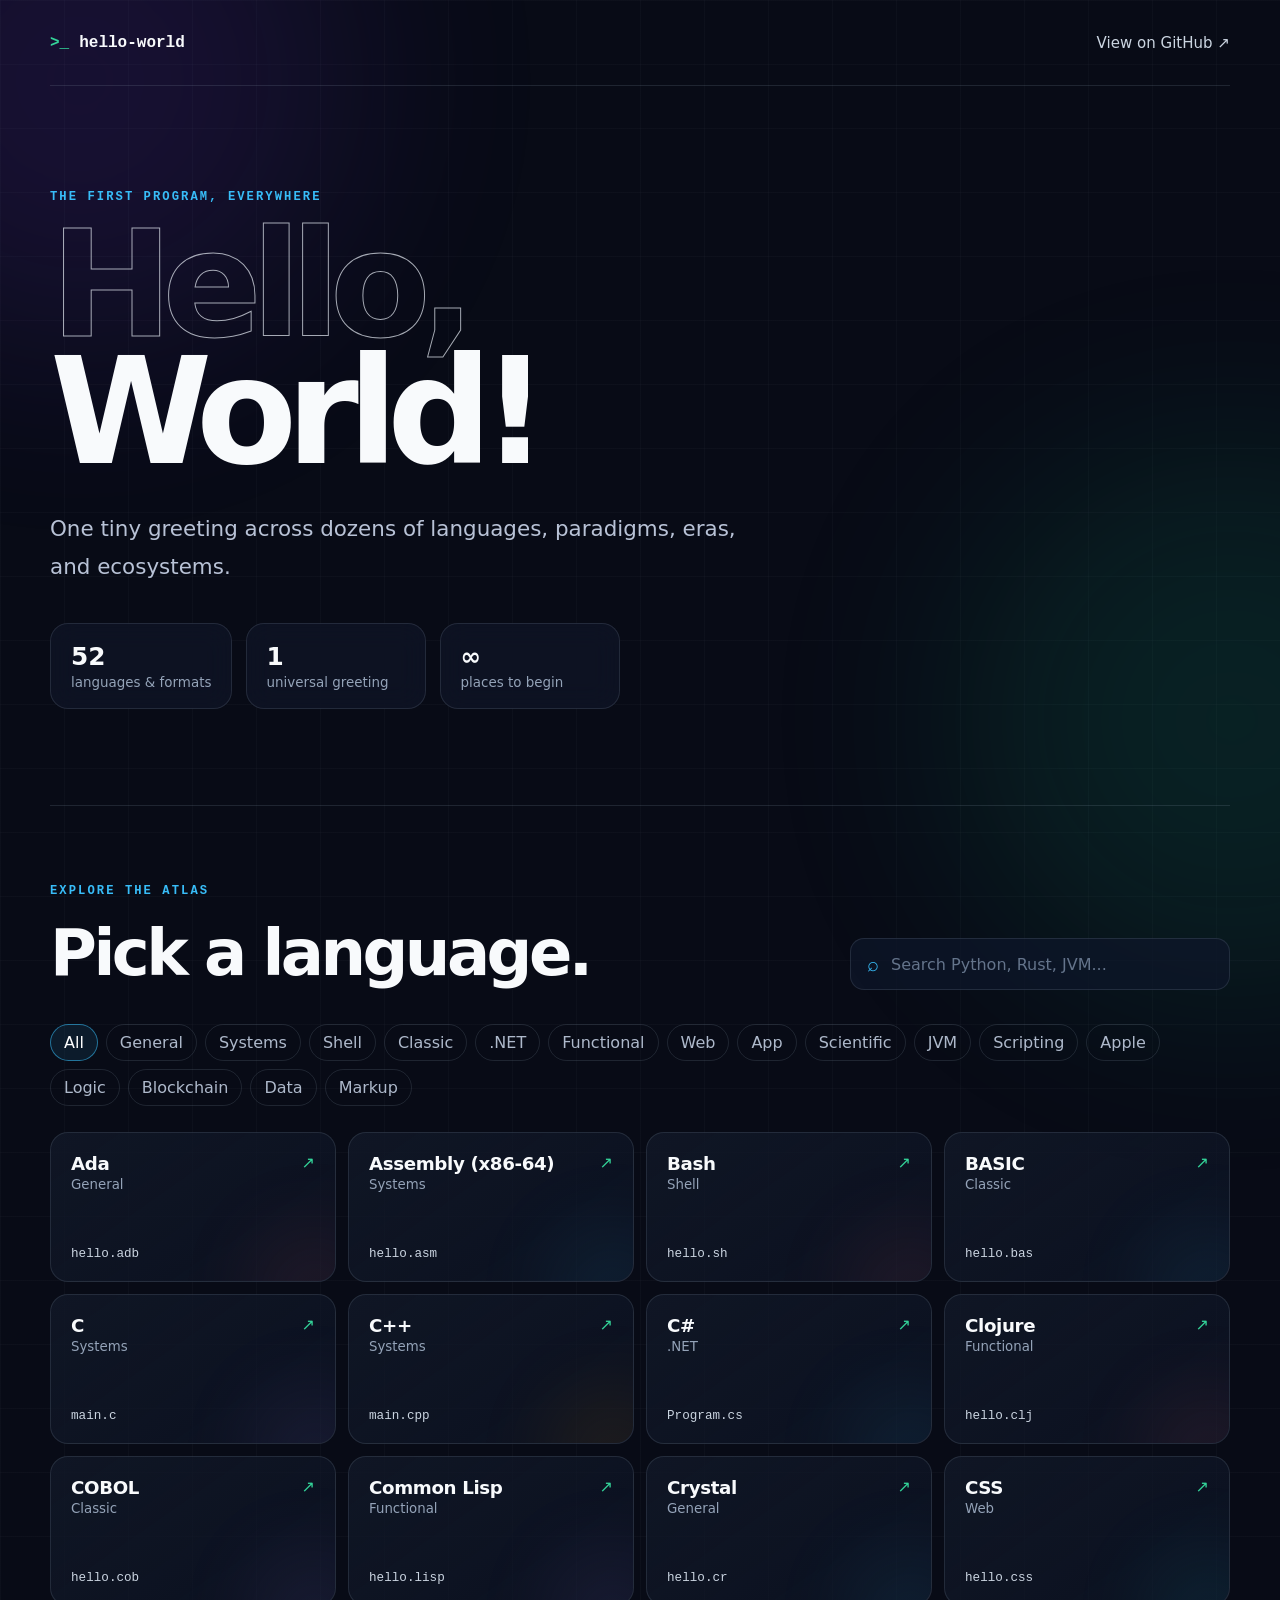
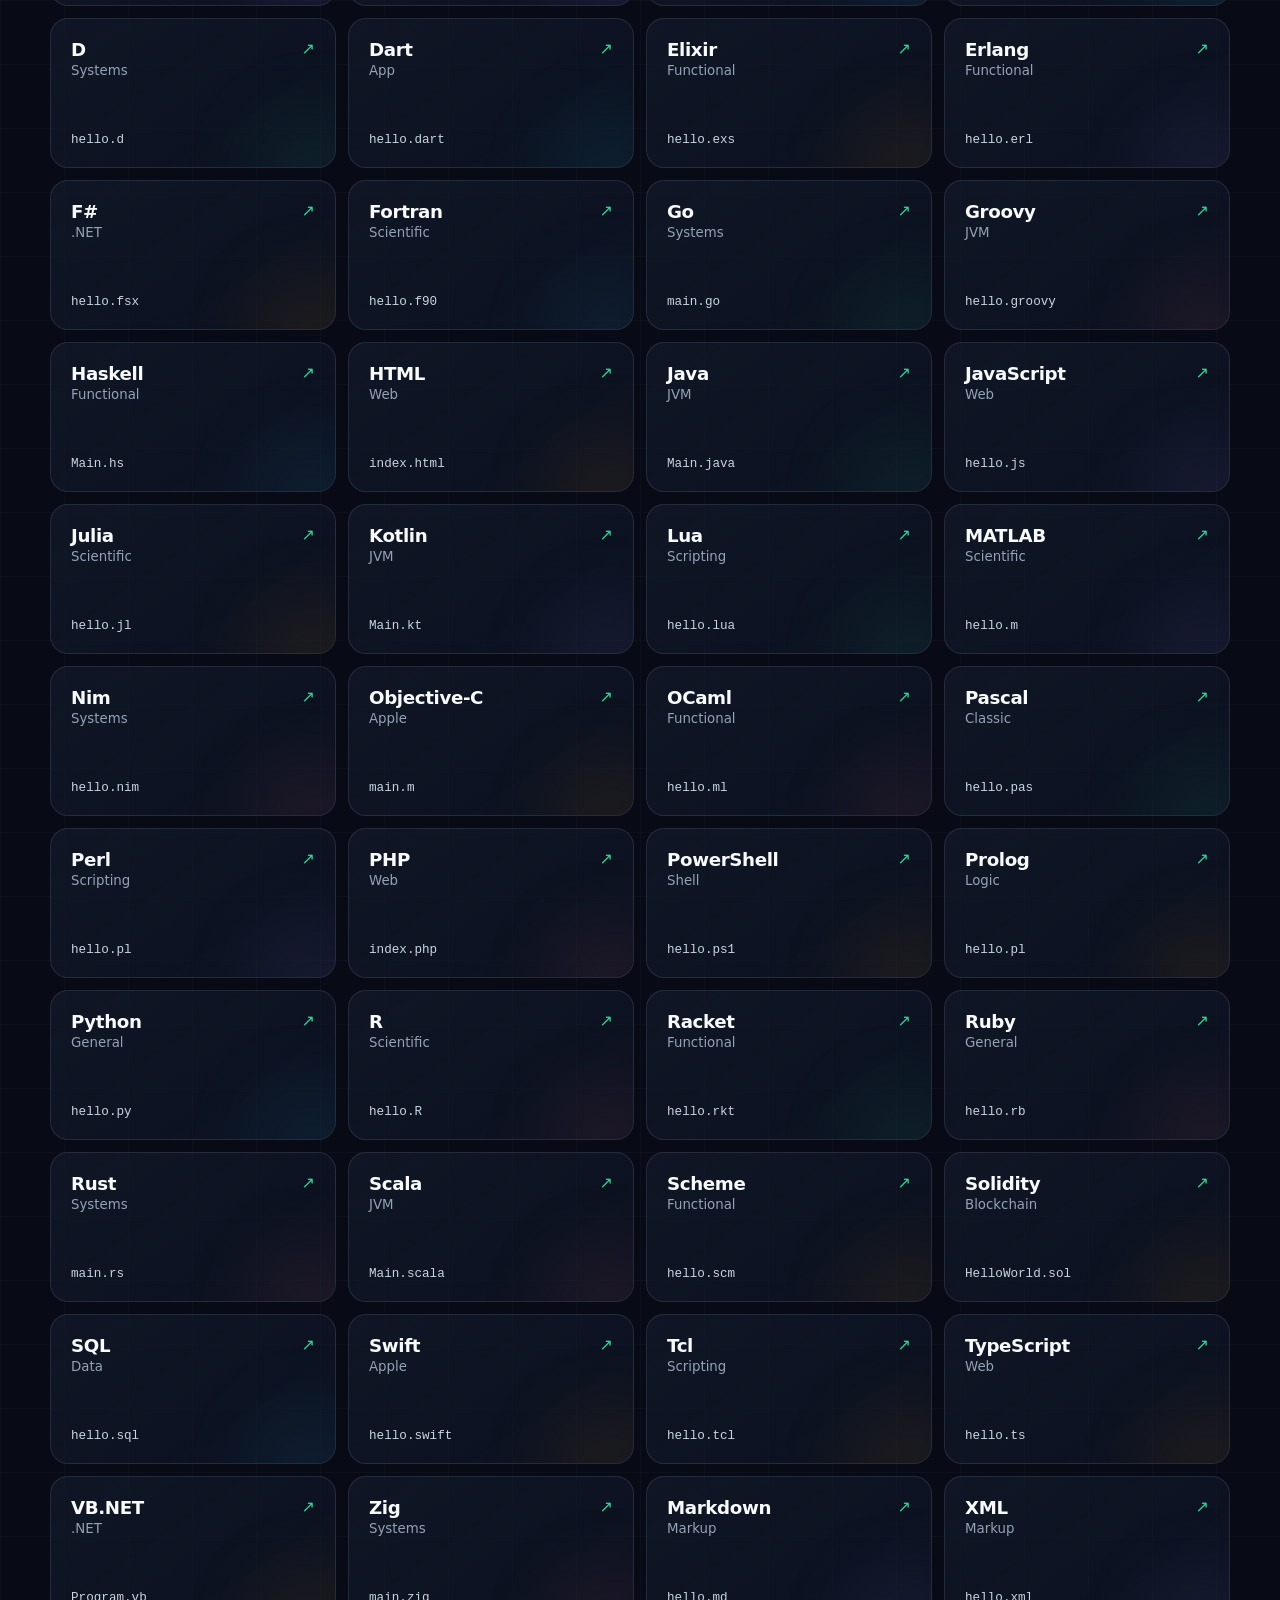
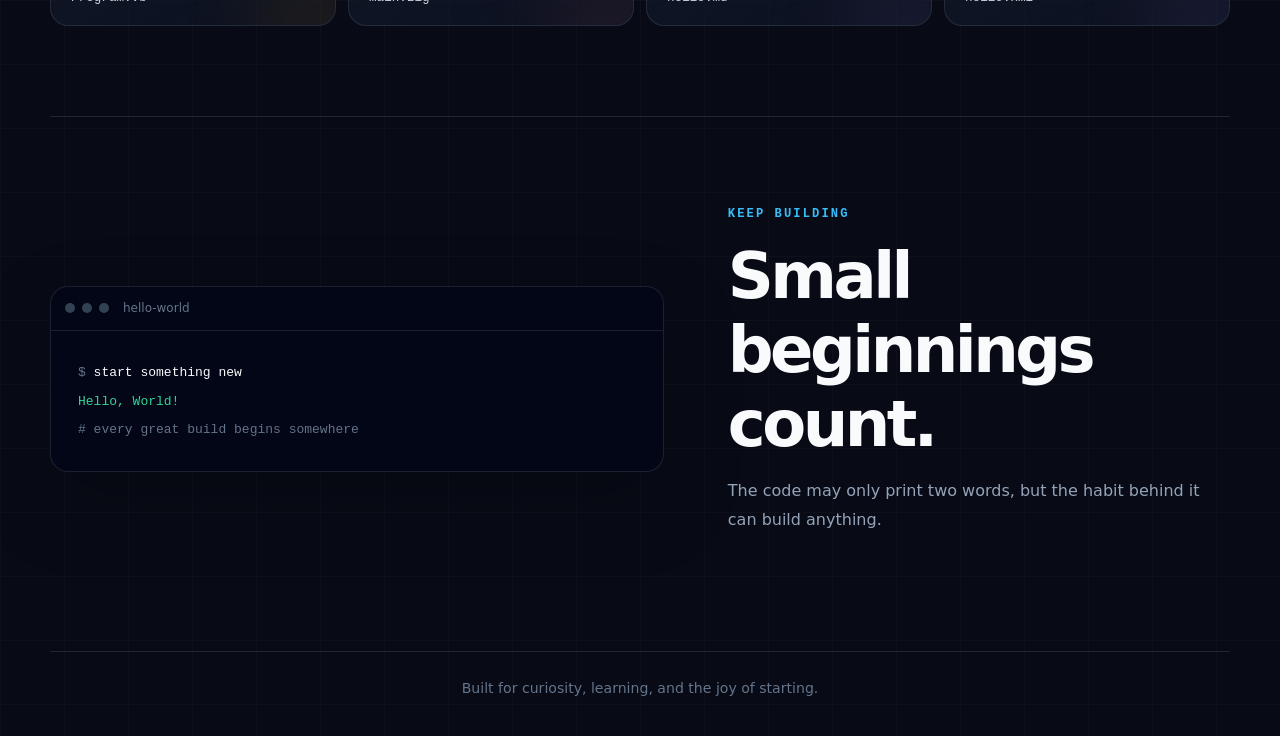
<file: docs/index.html>
<!doctype html>
<html lang="en">
<head>
  <meta charset="utf-8" />
  <meta name="viewport" content="width=device-width, initial-scale=1" />
  <meta name="theme-color" content="#080b16" />
  <title>Hello World Atlas</title>
  <meta name="description" content="Explore Hello, World! across 50+ programming languages and formats." />
  <link rel="stylesheet" href="./style.css" />
</head>
<body>
  <div class="orb orb-one"></div>
  <div class="orb orb-two"></div>

  <main class="shell">
    <nav class="nav">
      <a class="brand" href="#top"><span class="brand-mark">&gt;_</span> hello-world</a>
      <a class="github-link" href="https://github.com/Rishikeshsanin/hello-world">View on GitHub ↗</a>
    </nav>

    <section class="hero" id="top">
      <p class="eyebrow">THE FIRST PROGRAM, EVERYWHERE</p>
      <h1><span>Hello,</span> World!</h1>
      <p class="lead">One tiny greeting across dozens of languages, paradigms, eras, and ecosystems.</p>
      <div class="stats">
        <div><strong id="languageCount">52</strong><span>languages & formats</span></div>
        <div><strong>1</strong><span>universal greeting</span></div>
        <div><strong>∞</strong><span>places to begin</span></div>
      </div>
    </section>

    <section class="explorer" aria-labelledby="explorer-title">
      <div class="section-head">
        <div>
          <p class="eyebrow">EXPLORE THE ATLAS</p>
          <h2 id="explorer-title">Pick a language.</h2>
        </div>
        <label class="search">
          <span>⌕</span>
          <input id="searchInput" type="search" placeholder="Search Python, Rust, JVM..." autocomplete="off" />
        </label>
      </div>

      <div class="filters" id="filters" aria-label="Category filters"></div>
      <div class="grid" id="languageGrid"></div>
      <p class="empty" id="emptyState" hidden>No languages matched that search. Try another term.</p>
    </section>

    <section class="closing">
      <div class="terminal">
        <div class="terminal-bar"><i></i><i></i><i></i><span>hello-world</span></div>
        <pre><code><span class="muted">$</span> start something new
<span class="success">Hello, World!</span>
<span class="muted"># every great build begins somewhere</span></code></pre>
      </div>
      <div>
        <p class="eyebrow">KEEP BUILDING</p>
        <h2>Small beginnings count.</h2>
        <p>The code may only print two words, but the habit behind it can build anything.</p>
      </div>
    </section>

    <footer>Built for curiosity, learning, and the joy of starting.</footer>
  </main>

  <script src="./app.js"></script>
</body>
</html>
</file>
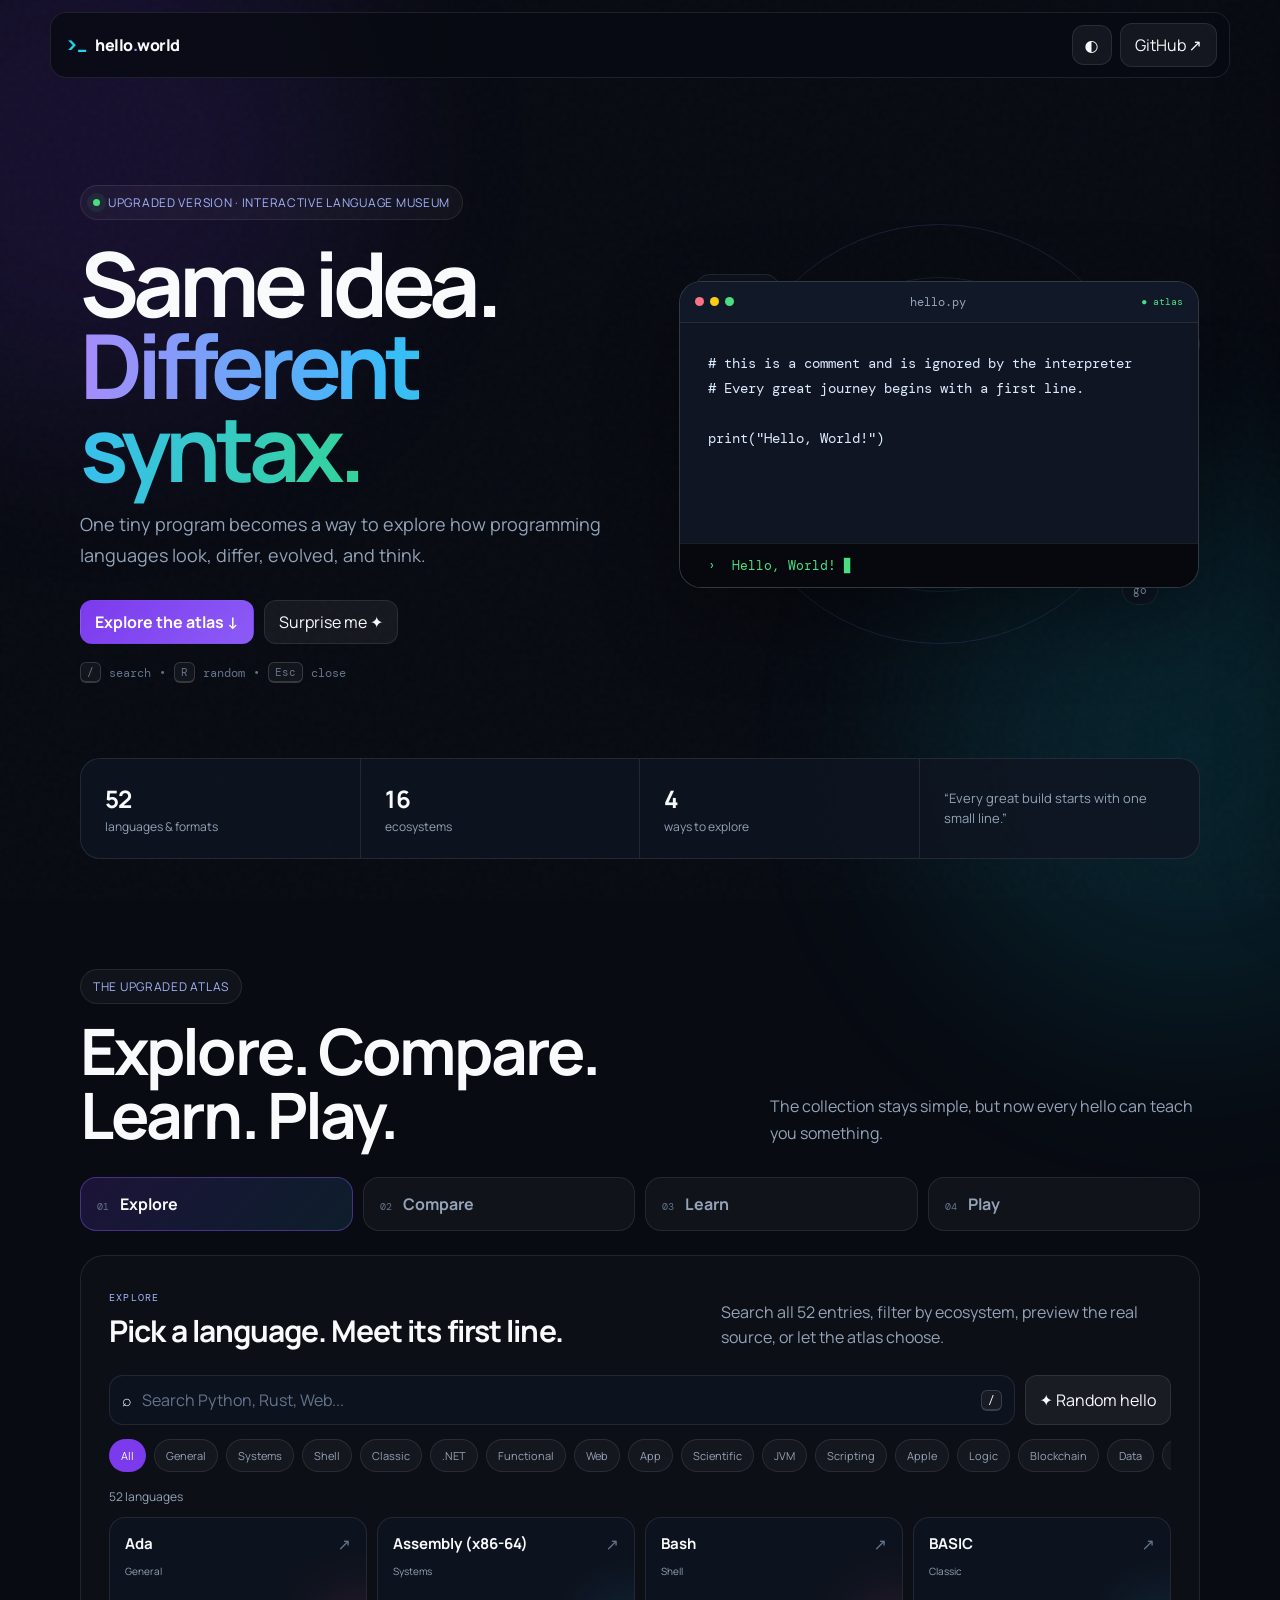
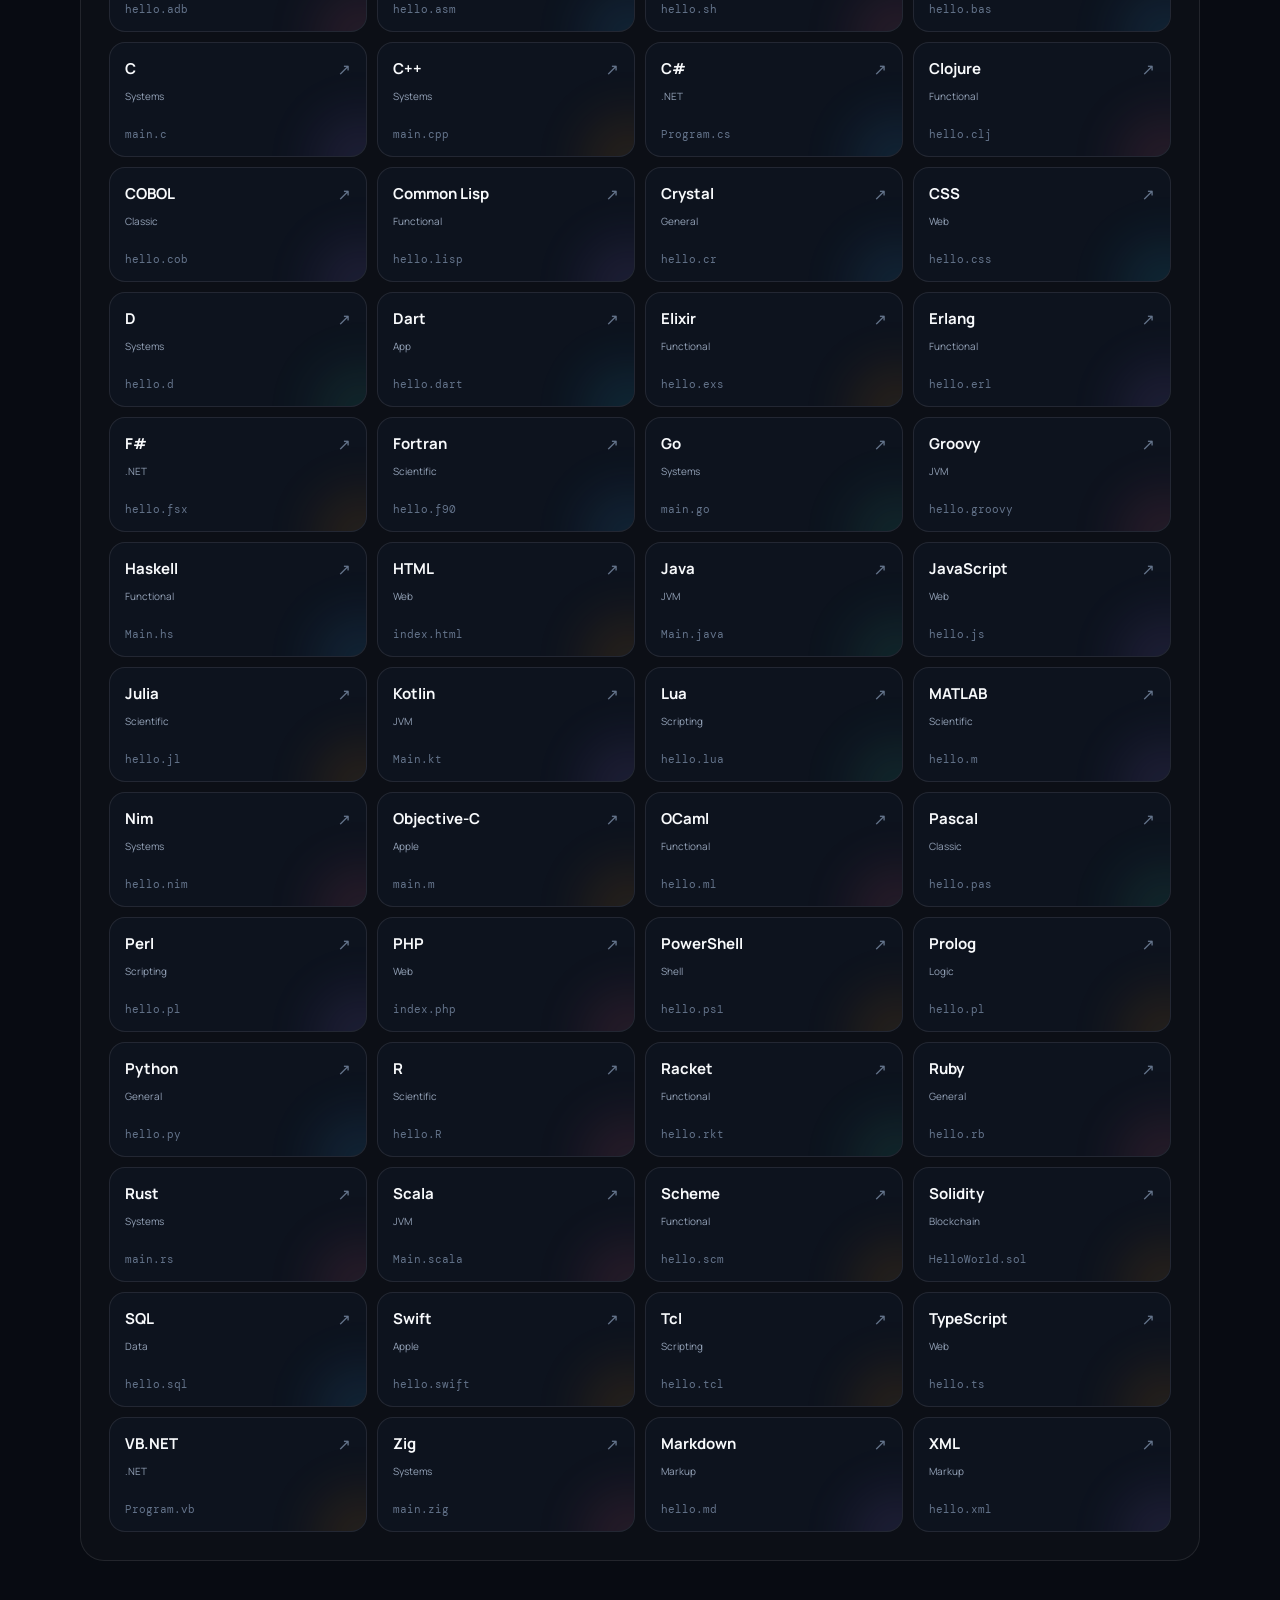
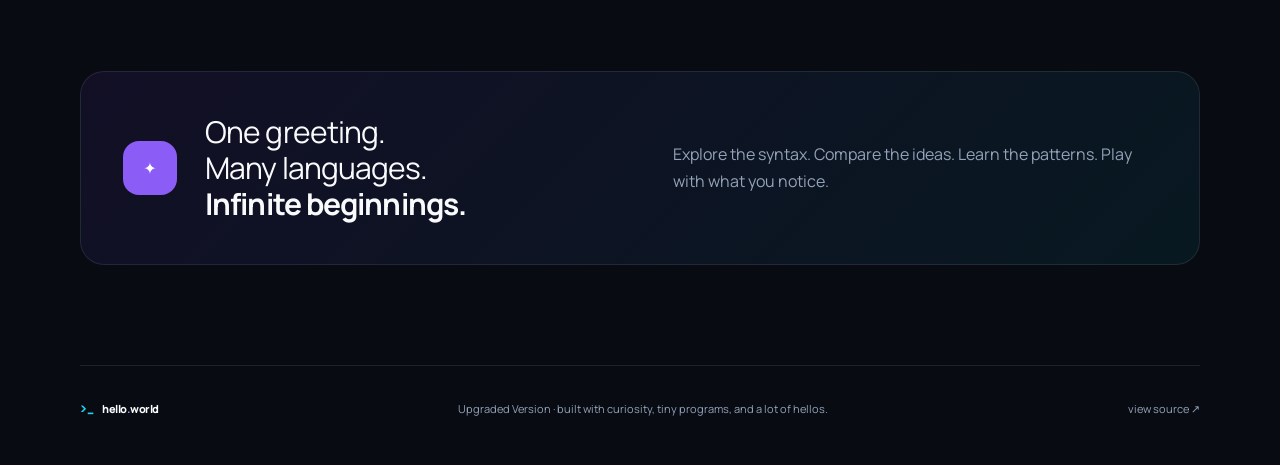
<file: website/index.html>
<!doctype html>
<html lang="en" data-theme="dark">
<head>
  <meta charset="utf-8" />
  <meta name="viewport" content="width=device-width,initial-scale=1" />
  <meta name="theme-color" content="#080b12" />
  <meta name="description" content="Hello World Atlas — explore, compare, learn, and play with 52 programming languages and formats." />
  <meta property="og:title" content="Hello World Atlas — Upgraded Version" />
  <meta property="og:description" content="One greeting. 52 languages. Explore, compare, learn, and play." />
  <meta property="og:type" content="website" />
  <title>Hello World Atlas — Upgraded Version</title>
  <link rel="icon" href="./favicon.svg" type="image/svg+xml" />
  <link rel="preconnect" href="https://fonts.googleapis.com" />
  <link rel="preconnect" href="https://fonts.gstatic.com" crossorigin />
  <link href="https://fonts.googleapis.com/css2?family=DM+Mono:wght@300;400;500&family=Manrope:wght@400;500;600;700;800&display=swap" rel="stylesheet" />
  <link rel="stylesheet" href="./styles.css" />
</head>
<body>
  <div class="noise" aria-hidden="true"></div>
  <div class="aurora aurora-one" aria-hidden="true"></div>
  <div class="aurora aurora-two" aria-hidden="true"></div>

  <header class="site-header">
    <a class="brand" href="#top" aria-label="Hello World Atlas home">
      <span class="brand-mark">&gt;_</span>
      <span>hello<span class="brand-dot">.</span>world</span>
    </a>
    <nav class="nav-actions" aria-label="Primary navigation">
      <button class="icon-button" id="themeButton" type="button" aria-label="Toggle theme" title="Toggle theme">◐</button>
      <a class="soft-button" href="https://github.com/Rishikeshsanin/hello-world" target="_blank" rel="noreferrer">GitHub ↗</a>
    </nav>
  </header>

  <main id="top">
    <section class="hero shell">
      <div class="hero-copy">
        <div class="eyebrow"><span class="pulse-dot"></span> upgraded version · interactive language museum</div>
        <h1>Same idea.<br /><span class="gradient-text">Different syntax.</span></h1>
        <p class="hero-text">One tiny program becomes a way to explore how programming languages look, differ, evolved, and think.</p>
        <div class="hero-actions">
          <button class="primary-button" type="button" data-open-view="explore">Explore the atlas ↓</button>
          <button class="ghost-button" id="randomHeroButton" type="button">Surprise me ✦</button>
        </div>
        <div class="hero-note"><kbd>/</kbd> search <span>•</span> <kbd>R</kbd> random <span>•</span> <kbd>Esc</kbd> close</div>
      </div>

      <div class="hero-visual" aria-label="Animated Hello World code preview">
        <div class="orbit orbit-one"></div>
        <div class="orbit orbit-two"></div>
        <span class="floating-pill pill-one">python.py</span>
        <span class="floating-pill pill-two">rust.rs</span>
        <span class="floating-pill pill-three">swift</span>
        <span class="floating-pill pill-four">go</span>
        <div class="terminal-card">
          <div class="terminal-top">
            <div class="traffic"><span></span><span></span><span></span></div>
            <span id="heroFile">hello.py</span>
            <span class="terminal-status">● atlas</span>
          </div>
          <pre class="hero-code" id="heroCode"># this is a comment and is ignored by the interpreter
# Every great journey begins with a first line.

print("Hello, World!")</pre>
          <div class="terminal-output"><span class="prompt">›</span> Hello, World! <span class="blink">▋</span></div>
        </div>
      </div>
    </section>

    <section class="stats shell" aria-label="Project statistics">
      <div class="stat"><strong id="languageCount">52</strong><span>languages & formats</span></div>
      <div class="stat"><strong id="categoryCount">16</strong><span>ecosystems</span></div>
      <div class="stat"><strong>4</strong><span>ways to explore</span></div>
      <div class="stat stat-quote"><span>“Every great build starts with one small line.”</span></div>
    </section>

    <section class="museum shell" id="museum">
      <div class="section-heading compact-heading">
        <div>
          <div class="eyebrow">the upgraded atlas</div>
          <h2>Explore. Compare.<br />Learn. Play.</h2>
        </div>
        <p>The collection stays simple, but now every hello can teach you something.</p>
      </div>

      <div class="museum-tabs" role="tablist" aria-label="Atlas modes">
        <button class="museum-tab active" data-view="explore" role="tab" aria-selected="true"><span>01</span> Explore</button>
        <button class="museum-tab" data-view="compare" role="tab" aria-selected="false"><span>02</span> Compare</button>
        <button class="museum-tab" data-view="learn" role="tab" aria-selected="false"><span>03</span> Learn</button>
        <button class="museum-tab" data-view="play" role="tab" aria-selected="false"><span>04</span> Play</button>
      </div>

      <section class="museum-view active" id="view-explore" data-panel="explore">
        <div class="mode-intro">
          <div><span class="mode-kicker">EXPLORE</span><h3>Pick a language. Meet its first line.</h3></div>
          <p>Search all 52 entries, filter by ecosystem, preview the real source, or let the atlas choose.</p>
        </div>
        <div class="toolbar">
          <label class="search-box" for="searchInput">
            <span>⌕</span>
            <input id="searchInput" type="search" placeholder="Search Python, Rust, Web..." autocomplete="off" />
            <kbd>/</kbd>
          </label>
          <button class="random-button" id="randomButton" type="button">✦ Random hello</button>
        </div>
        <div class="filters" id="filters" aria-label="Language categories"></div>
        <div class="results-row"><span id="resultCount">52 languages</span><button id="clearButton" class="text-button" type="button" hidden>Clear filters</button></div>
        <div class="language-grid" id="languageGrid" aria-live="polite"></div>
        <div class="empty-state" id="emptyState" hidden>
          <div class="empty-face">¯\_(ツ)_/¯</div>
          <h3>No hello found here.</h3>
          <p>Try another search.</p>
          <button class="ghost-button" id="emptyResetButton" type="button">Show everything</button>
        </div>
      </section>

      <section class="museum-view" id="view-compare" data-panel="compare" hidden>
        <div class="mode-intro">
          <div><span class="mode-kicker">COMPARE</span><h3>Same greeting. Two ways of thinking.</h3></div>
          <p>Put any two catalog entries side by side and compare their source, category, file, and comment style.</p>
        </div>
        <div class="compare-toolbar">
          <label>Left language<select id="compareLeft"></select></label>
          <button class="swap-button" id="swapCompare" type="button" title="Swap languages">⇄</button>
          <label>Right language<select id="compareRight"></select></label>
          <button class="ghost-button" id="randomPairButton" type="button">Random pair ✦</button>
        </div>
        <div class="compare-grid">
          <article class="compare-card" id="leftCompareCard">
            <div class="compare-head"><div><span class="compare-category" id="leftCategory"></span><h4 id="leftName"></h4></div><span class="compare-file" id="leftFile"></span></div>
            <div class="passport-strip" id="leftStrip"></div>
            <pre class="compare-code"><code id="leftCode">Loading…</code></pre>
            <a class="source-link" id="leftSource" target="_blank" rel="noreferrer">Open source ↗</a>
          </article>
          <article class="compare-card" id="rightCompareCard">
            <div class="compare-head"><div><span class="compare-category" id="rightCategory"></span><h4 id="rightName"></h4></div><span class="compare-file" id="rightFile"></span></div>
            <div class="passport-strip" id="rightStrip"></div>
            <pre class="compare-code"><code id="rightCode">Loading…</code></pre>
            <a class="source-link" id="rightSource" target="_blank" rel="noreferrer">Open source ↗</a>
          </article>
        </div>
      </section>

      <section class="museum-view" id="view-learn" data-panel="learn" hidden>
        <div class="mode-intro">
          <div><span class="mode-kicker">LEARN</span><h3>A tiny passport for every hello.</h3></div>
          <p>Learn the basics without turning the project into a textbook — then explore how languages write comments.</p>
        </div>
        <div class="learn-grid">
          <article class="learn-card passport-card">
            <div class="learn-card-top">
              <div><span class="learn-kicker">LANGUAGE PASSPORT</span><h4 id="passportTitle">Python</h4></div>
              <select id="passportSelect" aria-label="Choose a language passport"></select>
            </div>
            <div class="passport-grid" id="passportGrid"></div>
            <div class="passport-code-wrap">
              <div class="mini-filebar"><span class="file-dot"></span><span id="passportFile"></span></div>
              <pre class="passport-code"><code id="passportCode"></code></pre>
            </div>
          </article>

          <article class="learn-card comment-atlas-card">
            <div class="learn-card-top">
              <div><span class="learn-kicker">COMMENT ATLAS</span><h4>52 ways to write nothing.</h4></div>
            </div>
            <p class="learn-copy">Comments do not produce the greeting, but they reveal the visual personality of a language.</p>
            <div class="comment-groups" id="commentGroups"></div>
            <div class="comment-members" id="commentMembers">
              <span class="comment-members-title">Choose a syntax</span>
              <div id="commentMemberList"></div>
            </div>
          </article>
        </div>
      </section>

      <section class="museum-view" id="view-play" data-panel="play" hidden>
        <div class="mode-intro">
          <div><span class="mode-kicker">PLAY</span><h3>Can you recognize the language?</h3></div>
          <p>No account, no database — just syntax, four choices, a score, and a streak.</p>
        </div>
        <article class="game-card">
          <div class="game-top">
            <div><span class="game-label">GUESS THE LANGUAGE</span><h4>Which language says hello like this?</h4></div>
            <div class="game-score"><span id="scoreValue">0</span><small>score</small><span id="streakValue">0</span><small>streak</small></div>
          </div>
          <div class="game-terminal">
            <div class="mini-filebar"><span class="file-dot"></span><span>mystery.???</span></div>
            <pre><code id="gameCode">Loading challenge…</code></pre>
          </div>
          <div class="game-choices" id="gameChoices"></div>
          <div class="game-feedback" id="gameFeedback">Pick an answer.</div>
          <button class="ghost-button" id="nextQuestionButton" type="button" hidden>Next language →</button>
        </article>
      </section>
    </section>

    <section class="manifesto shell">
      <div class="manifesto-card">
        <div class="manifesto-icon">✦</div>
        <p>One greeting.<br />Many languages.<br /><strong>Infinite beginnings.</strong></p>
        <span>Explore the syntax. Compare the ideas. Learn the patterns. Play with what you notice.</span>
      </div>
    </section>
  </main>

  <footer class="footer shell">
    <a class="brand footer-brand" href="#top"><span class="brand-mark">&gt;_</span><span>hello<span class="brand-dot">.</span>world</span></a>
    <p>Upgraded Version · built with curiosity, tiny programs, and a lot of hellos.</p>
    <a href="https://github.com/Rishikeshsanin/hello-world" target="_blank" rel="noreferrer">view source ↗</a>
  </footer>

  <div class="modal-backdrop" id="modalBackdrop" hidden></div>
  <aside class="code-modal" id="codeModal" aria-hidden="true" aria-label="Language code preview">
    <div class="modal-head">
      <div><span class="modal-kicker" id="modalCategory">General</span><h3 id="modalLanguage">Python</h3></div>
      <button class="icon-button modal-close" id="modalClose" type="button" aria-label="Close code preview">×</button>
    </div>
    <div class="modal-filebar"><span class="file-dot"></span><span id="modalFile">hello.py</span><span class="modal-loading" id="modalLoading">loading source…</span></div>
    <pre class="code-panel"><code id="modalCode">Loading…</code></pre>
    <div class="modal-actions">
      <button class="primary-button" id="copyButton" type="button">Copy code</button>
      <button class="ghost-button" id="compareFromModal" type="button">Compare</button>
      <a class="ghost-button" id="githubFileLink" href="#" target="_blank" rel="noreferrer">Open on GitHub ↗</a>
    </div>
    <p class="modal-tip">Tiny code. Real source. One universal greeting.</p>
  </aside>

  <div class="toast" id="toast" role="status" aria-live="polite">Copied to clipboard ✦</div>
  <script src="./app.js" defer></script>
</body>
</html>
</file>
<file: docs/style.css>
:root {
  color-scheme: dark;
  --bg: #080b16;
  --panel: rgba(16, 22, 40, 0.72);
  --line: rgba(148, 163, 184, 0.17);
  --text: #f8fafc;
  --muted: #94a3b8;
  --purple: #a78bfa;
  --blue: #38bdf8;
  --green: #34d399;
}

* { box-sizing: border-box; }
html { scroll-behavior: smooth; }
body {
  margin: 0;
  min-height: 100vh;
  background:
    linear-gradient(rgba(148,163,184,.035) 1px, transparent 1px),
    linear-gradient(90deg, rgba(148,163,184,.035) 1px, transparent 1px),
    var(--bg);
  background-size: 64px 64px;
  color: var(--text);
  font-family: Inter, ui-sans-serif, system-ui, -apple-system, BlinkMacSystemFont, "Segoe UI", sans-serif;
  overflow-x: hidden;
}

a { color: inherit; text-decoration: none; }
button, input { font: inherit; }

.orb { position: fixed; width: 34rem; height: 34rem; border-radius: 999px; filter: blur(110px); opacity: .13; pointer-events: none; }
.orb-one { background: #7c3aed; left: -12rem; top: -12rem; }
.orb-two { background: #10b981; right: -14rem; top: 28rem; }

.shell { width: min(1180px, calc(100% - 36px)); margin: 0 auto; position: relative; }
.nav { height: 86px; display: flex; align-items: center; justify-content: space-between; border-bottom: 1px solid var(--line); }
.brand { display: flex; align-items: center; gap: 10px; font-family: ui-monospace, SFMono-Regular, Menlo, monospace; font-weight: 700; }
.brand-mark { color: var(--green); }
.github-link { color: #cbd5e1; font-size: .94rem; transition: color .2s ease; }
.github-link:hover { color: white; }

.hero { padding: 104px 0 96px; max-width: 940px; }
.eyebrow { margin: 0 0 18px; color: var(--blue); font-family: ui-monospace, SFMono-Regular, Menlo, monospace; letter-spacing: .17em; font-size: .76rem; font-weight: 800; }
.hero h1 { margin: 0; font-size: clamp(4rem, 12vw, 9.2rem); line-height: .86; letter-spacing: -.075em; }
.hero h1 span { color: transparent; -webkit-text-stroke: 1px rgba(226,232,240,.72); }
.lead { max-width: 720px; color: #b8c2d6; font-size: clamp(1.05rem, 2vw, 1.34rem); line-height: 1.75; margin: 35px 0 38px; }
.stats { display: flex; gap: 14px; flex-wrap: wrap; }
.stats div { min-width: 180px; padding: 18px 20px; background: var(--panel); border: 1px solid var(--line); border-radius: 18px; backdrop-filter: blur(14px); }
.stats strong { display: block; font-size: 1.55rem; }
.stats span { display: block; margin-top: 4px; color: var(--muted); font-size: .84rem; }

.explorer { padding: 78px 0 90px; border-top: 1px solid var(--line); }
.section-head { display: flex; justify-content: space-between; align-items: end; gap: 24px; }
h2 { margin: 0; font-size: clamp(2rem, 5vw, 4rem); letter-spacing: -.055em; }
.search { width: min(380px, 100%); height: 52px; padding: 0 16px; display: flex; align-items: center; gap: 10px; border: 1px solid var(--line); background: rgba(15, 23, 42, .72); border-radius: 14px; }
.search span { color: var(--blue); font-size: 1.25rem; }
.search input { width: 100%; border: 0; outline: 0; background: transparent; color: white; }
.search input::placeholder { color: #64748b; }

.filters { display: flex; gap: 8px; flex-wrap: wrap; margin: 34px 0 26px; }
.filter { border: 1px solid var(--line); background: transparent; color: #aeb9cb; border-radius: 999px; padding: 8px 13px; cursor: pointer; transition: .18s ease; }
.filter:hover, .filter.active { color: white; border-color: rgba(56,189,248,.55); background: rgba(56,189,248,.09); }

.grid { display: grid; grid-template-columns: repeat(4, 1fr); gap: 12px; }
.card { position: relative; min-height: 150px; padding: 20px; display: flex; flex-direction: column; justify-content: space-between; background: linear-gradient(145deg, rgba(17,24,39,.87), rgba(15,23,42,.52)); border: 1px solid var(--line); border-radius: 18px; overflow: hidden; transition: transform .2s ease, border-color .2s ease, background .2s ease; }
.card::after { content: ""; position: absolute; inset: auto -40px -70px auto; width: 120px; height: 120px; border-radius: 50%; background: var(--card-accent, #38bdf8); filter: blur(45px); opacity: .11; }
.card:hover { transform: translateY(-3px); border-color: rgba(148,163,184,.36); background: linear-gradient(145deg, rgba(22,31,52,.95), rgba(15,23,42,.7)); }
.card-top { display: flex; justify-content: space-between; gap: 12px; }
.card h3 { margin: 0; font-size: 1.14rem; letter-spacing: -.02em; }
.card small { color: var(--muted); }
.card code { color: #cbd5e1; font-size: .79rem; white-space: nowrap; overflow: hidden; text-overflow: ellipsis; }
.arrow { color: var(--green); }
.empty { color: var(--muted); text-align: center; padding: 45px; }

.closing { padding: 90px 0 100px; border-top: 1px solid var(--line); display: grid; grid-template-columns: 1.1fr .9fr; gap: 64px; align-items: center; }
.closing p:not(.eyebrow) { color: var(--muted); line-height: 1.8; }
.terminal { border: 1px solid var(--line); border-radius: 18px; overflow: hidden; background: rgba(2,6,23,.82); box-shadow: 0 30px 80px rgba(0,0,0,.24); }
.terminal-bar { height: 44px; display: flex; align-items: center; gap: 7px; padding: 0 14px; border-bottom: 1px solid var(--line); color: #64748b; font-size: .75rem; }
.terminal-bar i { width: 10px; height: 10px; border-radius: 50%; background: #334155; }
.terminal-bar span { margin-left: 7px; }
.terminal pre { margin: 0; padding: 27px; overflow-x: auto; line-height: 1.8; font-family: ui-monospace, SFMono-Regular, Menlo, monospace; }
.muted { color: #64748b; }
.success { color: var(--green); }
footer { padding: 28px 0 40px; border-top: 1px solid var(--line); color: #64748b; text-align: center; font-size: .88rem; }

@media (max-width: 900px) { .grid { grid-template-columns: repeat(3, 1fr); } .closing { grid-template-columns: 1fr; } }
@media (max-width: 720px) { .nav { height: 72px; } .hero { padding: 74px 0 70px; } .section-head { align-items: stretch; flex-direction: column; } .search { width: 100%; } .grid { grid-template-columns: repeat(2, 1fr); } }
@media (max-width: 460px) { .shell { width: min(100% - 24px, 1180px); } .github-link { font-size: .82rem; } .grid { grid-template-columns: 1fr; } .stats div { flex: 1 1 100%; } }
</file>
<file: website/styles.css>
:root{
  --bg:#080b12;--bg-soft:#0c111b;--panel:rgba(15,21,34,.82);--panel-solid:#0f1522;
  --panel-2:#111827;--text:#f8fafc;--muted:#94a3b8;--muted-2:#64748b;--line:rgba(255,255,255,.09);
  --line-strong:rgba(255,255,255,.15);--accent:#8b5cf6;--accent-2:#38bdf8;--green:#4ade80;--cyan:#22d3ee;
  --shadow:0 28px 80px rgba(0,0,0,.38);--radius:22px
}
html[data-theme="light"]{
  --bg:#f6f7fb;--bg-soft:#fff;--panel:rgba(255,255,255,.86);--panel-solid:#fff;--panel-2:#f4f6fb;
  --text:#111827;--muted:#667085;--muted-2:#8490a3;--line:rgba(15,23,42,.09);--line-strong:rgba(15,23,42,.16);
  --shadow:0 24px 70px rgba(37,48,76,.12)
}
*{box-sizing:border-box}
html{scroll-behavior:smooth}
body{margin:0;min-height:100vh;background:var(--bg);color:var(--text);font-family:"Manrope",system-ui,sans-serif;overflow-x:hidden}
button,input,select{font:inherit}
button,a{-webkit-tap-highlight-color:transparent}
button{cursor:pointer}
a{color:inherit;text-decoration:none}
.noise{position:fixed;inset:0;pointer-events:none;opacity:.025;z-index:-1;background-image:url("data:image/svg+xml,%3Csvg viewBox='0 0 180 180' xmlns='http://www.w3.org/2000/svg'%3E%3Cfilter id='n'%3E%3CfeTurbulence type='fractalNoise' baseFrequency='.9' numOctaves='3' stitchTiles='stitch'/%3E%3C/filter%3E%3Crect width='100%25' height='100%25' filter='url(%23n)' opacity='.9'/%3E%3C/svg%3E")}
.aurora{position:fixed;width:540px;height:540px;border-radius:50%;filter:blur(100px);opacity:.13;pointer-events:none;z-index:-2}
.aurora-one{background:#7c3aed;left:-180px;top:-120px}.aurora-two{background:#06b6d4;right:-180px;bottom:-120px}
.shell{width:min(1120px,calc(100% - 40px));margin-inline:auto}
.site-header{position:sticky;top:0;z-index:20;width:min(1180px,calc(100% - 28px));margin:12px auto 0;padding:10px 12px 10px 16px;display:flex;justify-content:space-between;align-items:center;background:color-mix(in srgb,var(--bg) 78%,transparent);backdrop-filter:blur(18px);border:1px solid var(--line);border-radius:16px}
.brand{display:flex;align-items:center;gap:9px;font-weight:800;letter-spacing:-.5px}.brand-mark{font-family:"DM Mono",monospace;color:var(--cyan)}.brand-dot{color:#a78bfa}
.nav-actions{display:flex;align-items:center;gap:8px}
.icon-button,.soft-button,.ghost-button,.primary-button,.random-button,.text-button,.swap-button{border:1px solid var(--line);background:rgba(255,255,255,.055);color:var(--text);border-radius:12px;padding:10px 14px;transition:.2s ease}
.icon-button{width:40px;height:40px;padding:0;display:grid;place-items:center}.soft-button:hover,.ghost-button:hover,.icon-button:hover,.random-button:hover,.swap-button:hover{transform:translateY(-1px);background:rgba(255,255,255,.09);border-color:var(--line-strong)}
.primary-button{background:linear-gradient(135deg,#7c3aed,#8b5cf6);border-color:transparent;color:white;font-weight:700}.primary-button:hover{transform:translateY(-1px);box-shadow:0 12px 30px rgba(124,58,237,.25)}
.hero{min-height:680px;display:grid;grid-template-columns:1.02fr .98fr;gap:56px;align-items:center;padding:90px 0 58px}
.eyebrow{display:inline-flex;align-items:center;gap:8px;color:#a5b4fc;font-size:12px;letter-spacing:.06em;text-transform:uppercase;border:1px solid var(--line);padding:8px 12px;border-radius:999px;background:rgba(255,255,255,.035)}
.pulse-dot{width:7px;height:7px;border-radius:50%;background:var(--green);box-shadow:0 0 0 6px rgba(74,222,128,.08)}
h1{font-size:clamp(54px,7vw,92px);line-height:.92;letter-spacing:-.065em;margin:22px 0 20px}
.gradient-text{background:linear-gradient(90deg,#a78bfa,#38bdf8,#34d399);-webkit-background-clip:text;background-clip:text;color:transparent}
.hero-text{max-width:600px;color:var(--muted);font-size:18px;line-height:1.7;margin:0}
.hero-actions{display:flex;gap:10px;flex-wrap:wrap;margin-top:30px}.hero-note{margin-top:18px;color:var(--muted-2);font:12px "DM Mono",monospace;display:flex;gap:8px;align-items:center;flex-wrap:wrap}
kbd{border:1px solid var(--line-strong);border-bottom-width:2px;border-radius:6px;padding:2px 6px;background:rgba(255,255,255,.04);font:11px "DM Mono",monospace}
.hero-visual{position:relative;min-height:430px;display:grid;place-items:center}.orbit{position:absolute;border:1px solid rgba(129,140,248,.16);border-radius:50%}.orbit-one{width:420px;height:420px}.orbit-two{width:315px;height:315px;border-color:rgba(34,211,238,.13)}
.floating-pill{position:absolute;padding:7px 10px;border:1px solid var(--line);border-radius:999px;background:var(--panel);backdrop-filter:blur(10px);font:11px "DM Mono",monospace;color:var(--muted)}
.pill-one{top:55px;left:16px}.pill-two{right:0;top:110px}.pill-three{left:48px;bottom:75px}.pill-four{right:42px;bottom:44px}
.terminal-card{width:min(520px,100%);background:var(--panel-solid);border:1px solid var(--line-strong);border-radius:22px;overflow:hidden;box-shadow:var(--shadow);position:relative;z-index:2}
.terminal-top,.mini-filebar,.modal-filebar{display:flex;align-items:center;gap:10px;background:var(--panel-2);border-bottom:1px solid var(--line);padding:12px 15px;font:12px "DM Mono",monospace;color:var(--muted)}
.terminal-top{justify-content:space-between}.traffic{display:flex;gap:6px}.traffic span{width:9px;height:9px;border-radius:50%}.traffic span:nth-child(1){background:#fb7185}.traffic span:nth-child(2){background:#facc15}.traffic span:nth-child(3){background:#4ade80}
.terminal-status{font-size:10px;color:var(--green)}.hero-code{margin:0;min-height:220px;padding:28px;white-space:pre-wrap;overflow:auto;font:14px/1.8 "DM Mono",monospace;color:#dbeafe}
html[data-theme="light"] .hero-code{color:#334155}
.terminal-output{border-top:1px solid var(--line);background:color-mix(in srgb,var(--bg) 75%,#000);padding:13px 28px;color:var(--green);font:13px "DM Mono",monospace}.prompt{margin-right:8px}.blink{animation:blink 1s steps(2,end) infinite}@keyframes blink{50%{opacity:0}}
.stats{display:grid;grid-template-columns:repeat(4,1fr);border:1px solid var(--line);border-radius:20px;overflow:hidden;background:var(--panel)}
.stat{padding:23px 24px;border-right:1px solid var(--line);display:flex;flex-direction:column;gap:3px}.stat:last-child{border-right:0}.stat strong{font-size:24px}.stat span{font-size:12px;color:var(--muted)}.stat-quote{justify-content:center}.stat-quote span{font-size:13px;line-height:1.5}
.museum{padding:110px 0 40px}.section-heading{display:flex;justify-content:space-between;gap:50px;align-items:flex-end;margin-bottom:30px}.section-heading h2{font-size:clamp(38px,5vw,64px);line-height:1;letter-spacing:-.045em;margin:15px 0 0}.section-heading>p{max-width:430px;color:var(--muted);line-height:1.7;margin:0}.compact-heading{margin-bottom:28px}
.museum-tabs{display:grid;grid-template-columns:repeat(4,1fr);gap:10px;margin:30px 0 24px}.museum-tab{border:1px solid var(--line);border-radius:16px;padding:15px 16px;background:rgba(255,255,255,.035);color:var(--muted);text-align:left;font-weight:700;transition:.2s}.museum-tab span{font:10px "DM Mono",monospace;color:var(--muted-2);margin-right:8px}.museum-tab:hover{border-color:var(--line-strong);transform:translateY(-1px)}.museum-tab.active{background:linear-gradient(135deg,rgba(124,58,237,.18),rgba(56,189,248,.11));border-color:rgba(139,92,246,.42);color:var(--text)}
.museum-view{border:1px solid var(--line);border-radius:24px;padding:28px;background:rgba(255,255,255,.018);min-height:520px}.museum-view[hidden]{display:none}.mode-intro{display:flex;justify-content:space-between;gap:30px;align-items:end;margin-bottom:24px}.mode-intro h3{font-size:30px;letter-spacing:-.03em;margin:4px 0 0}.mode-intro p{max-width:450px;color:var(--muted);line-height:1.6;margin:0}.mode-kicker,.learn-kicker,.game-label,.compare-category{font:10px "DM Mono",monospace;color:#a5b4fc;letter-spacing:.12em}
.toolbar{display:grid;grid-template-columns:1fr auto;gap:10px}.search-box{display:flex;align-items:center;gap:10px;border:1px solid var(--line);border-radius:14px;background:var(--panel);padding:0 12px}.search-box input{width:100%;border:0;outline:0;background:transparent;color:var(--text);padding:13px 0}.search-box input::placeholder{color:var(--muted-2)}
.filters{display:flex;gap:8px;overflow:auto;padding:14px 0 10px;scrollbar-width:none}.filters::-webkit-scrollbar{display:none}.filter{flex:0 0 auto;border:1px solid var(--line);border-radius:999px;background:rgba(255,255,255,.035);color:var(--muted);padding:8px 11px;font-size:11px}.filter.active{color:white;background:#7c3aed;border-color:transparent}
.results-row{display:flex;justify-content:space-between;align-items:center;color:var(--muted);font-size:12px;margin:6px 0 12px}.text-button{padding:5px 8px;border:0;background:transparent;color:#a5b4fc}
.language-grid{display:grid;grid-template-columns:repeat(4,1fr);gap:10px}.language-card{border:1px solid var(--line);background:var(--panel);border-radius:16px;padding:15px;text-align:left;color:var(--text);transition:.2s;min-height:115px;position:relative;overflow:hidden}.language-card::after{content:"";position:absolute;width:90px;height:90px;right:-40px;bottom:-50px;border-radius:50%;background:var(--card-accent);filter:blur(28px);opacity:.12}.language-card:hover{transform:translateY(-2px);border-color:var(--line-strong);box-shadow:0 14px 30px rgba(0,0,0,.12)}.language-card-top{display:flex;justify-content:space-between;gap:12px}.language-card h4{font-size:15px;margin:0 0 4px}.language-card small{color:var(--muted);font-size:10px}.language-card code{display:block;margin-top:22px;color:var(--muted-2);font:11px "DM Mono",monospace}.language-card .arrow{color:var(--muted-2)}
.empty-state{text-align:center;padding:55px 20px}.empty-face{font:24px "DM Mono",monospace}.empty-state p{color:var(--muted)}
.compare-toolbar{display:grid;grid-template-columns:1fr auto 1fr auto;gap:10px;align-items:end;margin-bottom:18px}.compare-toolbar label{display:flex;flex-direction:column;gap:7px;color:var(--muted);font-size:11px}.compare-toolbar select,.learn-card select{border:1px solid var(--line);border-radius:12px;background:var(--panel-solid);color:var(--text);padding:11px 12px;outline:none}.swap-button{height:43px;min-width:48px;font-size:18px}
.compare-grid{display:grid;grid-template-columns:1fr 1fr;gap:14px}.compare-card{border:1px solid var(--line);border-radius:18px;background:var(--panel);overflow:hidden}.compare-head{display:flex;justify-content:space-between;gap:12px;padding:18px;border-bottom:1px solid var(--line)}.compare-head h4{font-size:22px;margin:3px 0 0}.compare-file{font:11px "DM Mono",monospace;color:var(--muted)}.passport-strip{display:grid;grid-template-columns:repeat(3,1fr);border-bottom:1px solid var(--line)}.passport-chip{padding:10px 12px;border-right:1px solid var(--line)}.passport-chip:last-child{border-right:0}.passport-chip small{display:block;color:var(--muted-2);font-size:9px;text-transform:uppercase}.passport-chip b{font-size:11px}.compare-code{margin:0;min-height:330px;max-height:460px;overflow:auto;padding:18px;font:12px/1.7 "DM Mono",monospace;color:#dbeafe;white-space:pre-wrap}.source-link{display:block;border-top:1px solid var(--line);padding:12px 18px;color:#a5b4fc;font-size:11px}
html[data-theme="light"] .compare-code,html[data-theme="light"] .code-panel,html[data-theme="light"] .passport-code,html[data-theme="light"] .game-terminal pre{color:#334155}
.learn-grid{display:grid;grid-template-columns:1.05fr .95fr;gap:14px}.learn-card{border:1px solid var(--line);background:var(--panel);border-radius:18px;padding:18px}.learn-card-top{display:flex;justify-content:space-between;align-items:start;gap:15px;margin-bottom:18px}.learn-card-top h4{font-size:23px;margin:4px 0 0}.learn-card select{max-width:180px}
.passport-grid{display:grid;grid-template-columns:repeat(2,1fr);gap:8px;margin-bottom:14px}.passport-item{border:1px solid var(--line);border-radius:12px;padding:11px 12px;background:rgba(255,255,255,.025)}.passport-item small{display:block;color:var(--muted-2);font-size:9px;text-transform:uppercase;margin-bottom:3px}.passport-item b{font-size:12px}.passport-code-wrap{border:1px solid var(--line);border-radius:14px;overflow:hidden}.passport-code{margin:0;min-height:220px;max-height:330px;overflow:auto;padding:16px;font:11px/1.7 "DM Mono",monospace;color:#dbeafe;white-space:pre-wrap}.file-dot{width:8px;height:8px;border-radius:50%;background:var(--green)}
.learn-copy{color:var(--muted);font-size:13px;line-height:1.6}.comment-groups{display:grid;grid-template-columns:repeat(2,1fr);gap:8px}.comment-group{border:1px solid var(--line);background:rgba(255,255,255,.025);border-radius:13px;padding:12px;text-align:left;color:var(--text)}.comment-group:hover,.comment-group.active{border-color:rgba(34,211,238,.35);background:rgba(34,211,238,.06)}.comment-group code{display:block;color:var(--cyan);font:15px "DM Mono",monospace;margin-bottom:5px}.comment-group span{font-size:10px;color:var(--muted)}.comment-members{margin-top:12px;border:1px dashed var(--line-strong);border-radius:13px;padding:12px}.comment-members-title{display:block;color:var(--muted-2);font-size:9px;text-transform:uppercase;margin-bottom:8px}.member-pill{display:inline-block;border:1px solid var(--line);border-radius:999px;padding:5px 8px;margin:3px;font-size:10px;color:var(--muted)}
.game-card{border:1px solid var(--line);background:var(--panel);border-radius:20px;padding:20px}.game-top{display:flex;justify-content:space-between;gap:20px;align-items:start}.game-top h4{font-size:26px;margin:4px 0 0}.game-score{display:grid;grid-template-columns:auto auto;column-gap:8px;align-items:center}.game-score span{font-size:24px;font-weight:800;text-align:right}.game-score small{color:var(--muted);font-size:10px;text-transform:uppercase}.game-terminal{margin-top:18px;border:1px solid var(--line);border-radius:16px;overflow:hidden;background:var(--panel-solid)}.game-terminal pre{margin:0;min-height:270px;max-height:390px;overflow:auto;padding:20px;font:12px/1.7 "DM Mono",monospace;color:#dbeafe;white-space:pre-wrap}.game-choices{display:grid;grid-template-columns:repeat(2,1fr);gap:9px;margin-top:14px}.game-choice{border:1px solid var(--line);background:rgba(255,255,255,.035);color:var(--text);border-radius:12px;padding:12px 14px;font-weight:700}.game-choice:hover{border-color:var(--line-strong)}.game-choice.correct{background:rgba(34,197,94,.13);border-color:rgba(74,222,128,.45)}.game-choice.wrong{background:rgba(239,68,68,.12);border-color:rgba(248,113,113,.4)}.game-choice:disabled{cursor:default}.game-feedback{min-height:22px;margin:12px 0;color:var(--muted);font-size:12px}
.manifesto{padding:70px 0 100px}.manifesto-card{border:1px solid var(--line);border-radius:24px;background:linear-gradient(135deg,rgba(124,58,237,.09),rgba(6,182,212,.08));padding:42px;display:grid;grid-template-columns:auto 1fr 1.1fr;gap:28px;align-items:center}.manifesto-icon{width:54px;height:54px;border-radius:16px;display:grid;place-items:center;background:#8b5cf6;color:white}.manifesto-card p{font-size:30px;line-height:1.2;letter-spacing:-.03em;margin:0}.manifesto-card>span{color:var(--muted);line-height:1.7}
.footer{border-top:1px solid var(--line);padding:24px 0 38px;display:flex;justify-content:space-between;align-items:center;gap:20px;color:var(--muted);font-size:11px}.footer-brand{color:var(--text)}
.modal-backdrop{position:fixed;inset:0;background:rgba(0,0,0,.58);backdrop-filter:blur(5px);z-index:40}.code-modal{position:fixed;z-index:50;top:0;right:0;height:100dvh;width:min(620px,100%);background:var(--panel-solid);border-left:1px solid var(--line);transform:translateX(105%);transition:transform .28s ease;display:flex;flex-direction:column;box-shadow:-20px 0 70px rgba(0,0,0,.28)}.code-modal.open{transform:none}.modal-head{padding:20px;display:flex;justify-content:space-between;align-items:center;border-bottom:1px solid var(--line)}.modal-kicker{font:10px "DM Mono",monospace;color:#a5b4fc;text-transform:uppercase}.modal-head h3{font-size:27px;margin:3px 0 0}.modal-loading{margin-left:auto;color:var(--muted-2)}.code-panel{margin:0;flex:1;overflow:auto;padding:22px;font:12px/1.75 "DM Mono",monospace;color:#dbeafe;white-space:pre-wrap}.modal-actions{display:flex;gap:8px;flex-wrap:wrap;padding:16px 20px;border-top:1px solid var(--line)}.modal-tip{margin:0;padding:0 20px 18px;color:var(--muted);font-size:10px}.toast{position:fixed;left:50%;bottom:24px;z-index:80;transform:translate(-50%,20px);opacity:0;pointer-events:none;background:#111827;color:#f8fafc;border:1px solid rgba(255,255,255,.1);border-radius:999px;padding:10px 14px;font-size:11px;transition:.2s}.toast.show{opacity:1;transform:translate(-50%,0)}
@media(max-width:980px){
  .hero{grid-template-columns:1fr;padding-top:70px}.hero-copy{text-align:center}.hero-text{margin-inline:auto}.hero-actions,.hero-note{justify-content:center}.hero-visual{min-height:390px}.stats{grid-template-columns:repeat(2,1fr)}.stat:nth-child(2){border-right:0}.stat:nth-child(-n+2){border-bottom:1px solid var(--line)}
  .language-grid{grid-template-columns:repeat(3,1fr)}.compare-toolbar{grid-template-columns:1fr auto 1fr}.compare-toolbar .ghost-button{grid-column:1/-1}.learn-grid{grid-template-columns:1fr}.manifesto-card{grid-template-columns:auto 1fr}.manifesto-card>span{grid-column:2}
}
@media(max-width:720px){
  .shell{width:min(100% - 24px,1120px)}.site-header{width:calc(100% - 16px);margin-top:8px}.soft-button{padding:10px 11px}
  .hero{min-height:auto;padding:62px 0 34px;gap:28px}h1{font-size:clamp(52px,15vw,76px)}.hero-visual{min-height:330px}.orbit{display:none}.floating-pill{display:none}.hero-code{min-height:190px;padding:20px;font-size:12px}
  .stats{grid-template-columns:1fr 1fr}.stat{padding:18px}.museum{padding-top:70px}.section-heading,.mode-intro{display:block}.section-heading>p,.mode-intro p{margin-top:14px}.museum-tabs{grid-template-columns:1fr 1fr}.museum-view{padding:16px}
  .toolbar{grid-template-columns:1fr}.language-grid{grid-template-columns:repeat(2,1fr)}.compare-toolbar{grid-template-columns:1fr auto 1fr}.compare-grid{grid-template-columns:1fr}.passport-strip{grid-template-columns:repeat(3,1fr)}.compare-code{min-height:240px}.passport-grid{grid-template-columns:1fr 1fr}.comment-groups{grid-template-columns:1fr 1fr}
  .game-top{display:block}.game-score{margin-top:12px;display:flex;gap:8px;align-items:baseline}.game-score span{text-align:left}.game-choices{grid-template-columns:1fr}.manifesto-card{grid-template-columns:1fr;padding:28px}.manifesto-card>span{grid-column:auto}.footer{flex-direction:column;text-align:center}.learn-card-top{display:block}.learn-card select{margin-top:10px;max-width:none;width:100%}
}
@media(max-width:470px){.language-grid{grid-template-columns:1fr}.museum-tabs{grid-template-columns:1fr 1fr}.compare-toolbar{grid-template-columns:1fr}.swap-button{order:2}.compare-toolbar label:nth-of-type(2){order:3}.compare-toolbar .ghost-button{order:4}.passport-grid,.comment-groups{grid-template-columns:1fr}.stats{grid-template-columns:1fr}.stat{border-right:0!important;border-bottom:1px solid var(--line)}.stat:last-child{border-bottom:0}}
@media(prefers-reduced-motion:reduce){*{scroll-behavior:auto!important;animation:none!important;transition:none!important}}
</file>
